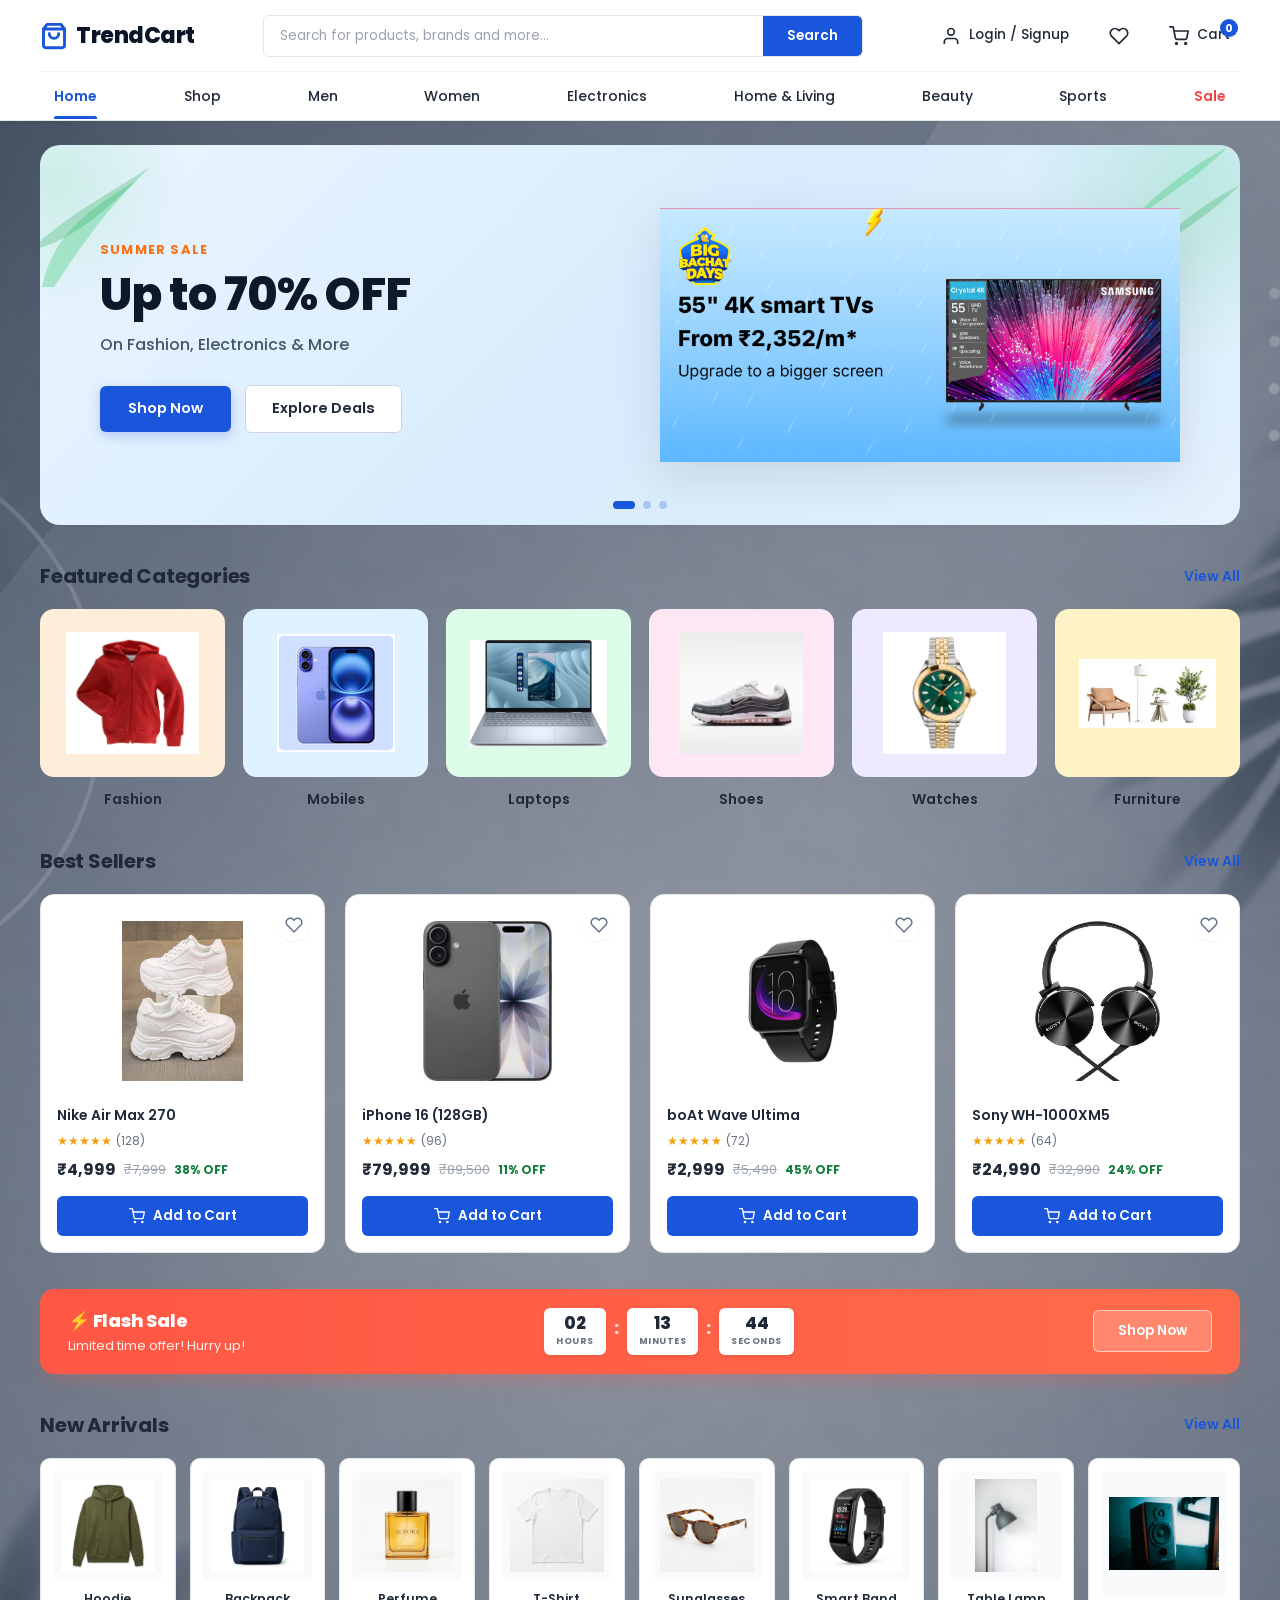
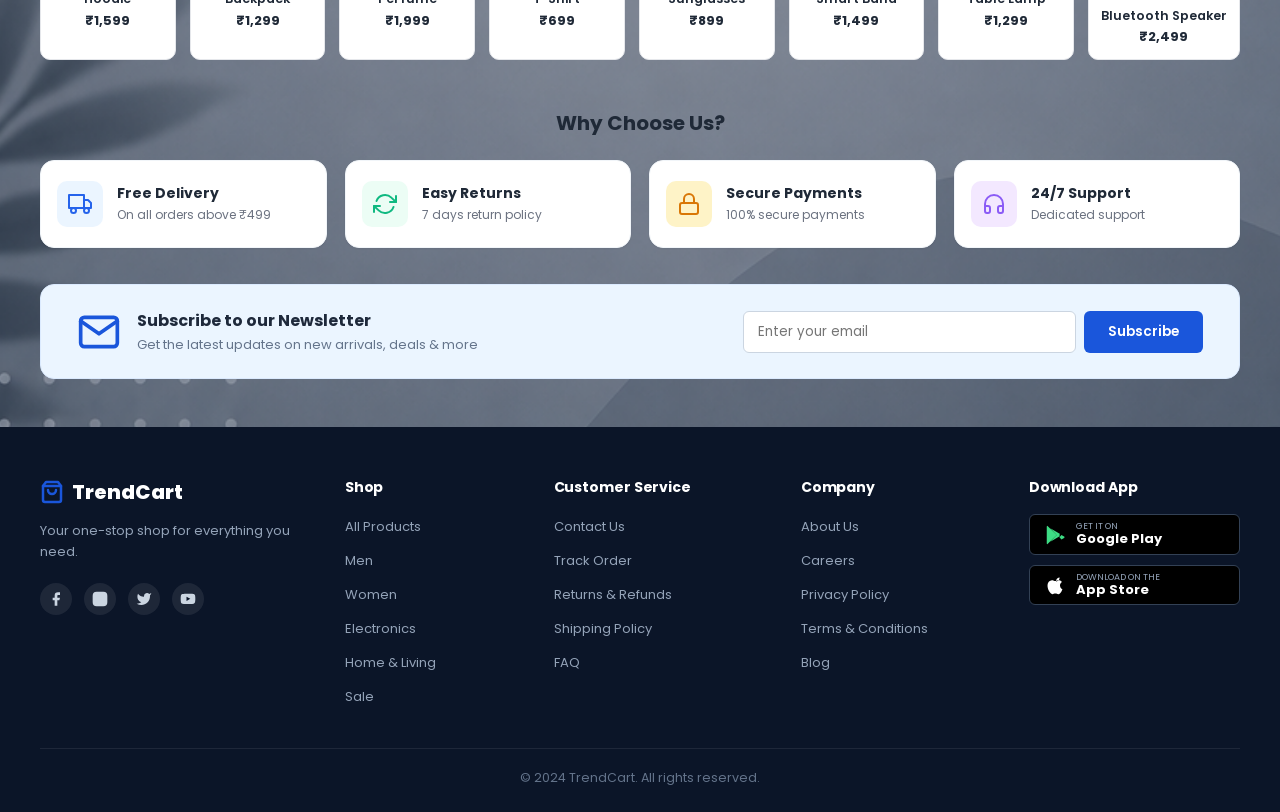
<file: E-commerce/index.html>
<!DOCTYPE html>
<html lang="en">
<head>
    <meta charset="UTF-8">
    <meta name="viewport" content="width=device-width, initial-scale=1.0">
    <title>TrendCart - Premium Online Shopping</title>
    <meta name="description" content="Discover premium fashion, electronics, mobiles, watches, and home essentials with huge discounts up to 70% off at TrendCart.">
    
    <!-- Google Fonts -->
    <link rel="preconnect" href="https://fonts.googleapis.com">
    <link rel="preconnect" href="https://fonts.gstatic.com" crossorigin>
    <link href="https://fonts.googleapis.com/css2?family=Poppins:wght@300;400;500;600;700;800&display=swap" rel="stylesheet">
    
    <!-- Stylesheets -->
    <link rel="stylesheet" href="general.css">
    <link rel="stylesheet" href="header.css">
    <link rel="stylesheet" href="style.css">
</head>
<body>

    <!-- Top Navigation Header -->
    <header class="site-header">
        <div class="container">
            <div class="navbar-top">
                <!-- Logo -->
                <a href="#" class="brand-logo" id="logo">
                    <span class="brand-icon">
                        <svg viewBox="0 0 24 24" fill="none" stroke="currentColor" stroke-width="2.5" stroke-linecap="round" stroke-linejoin="round">
                            <path d="M6 2L3 6v14a2 2 0 0 0 2 2h14a2 2 0 0 0 2-2V6l-3-4z"></path>
                            <line x1="3" y1="6" x2="21" y2="6"></line>
                            <path d="M16 10a4 4 0 0 1-8 0"></path>
                        </svg>
                    </span>
                    <span>TrendCart</span>
                </a>

                <!-- Search Bar -->
                <div class="search-container">
                    <input type="text" class="search-input" id="search-input" placeholder="Search for products, brands and more...">
                    <button class="search-btn" id="search-btn" type="button">Search</button>
                </div>

                <!-- Right Actions -->
                <div class="navbar-actions">
                    <div class="action-item" id="nav-login">
                        <span class="action-icon">
                            <svg viewBox="0 0 24 24" fill="none" stroke="currentColor" stroke-width="2" stroke-linecap="round" stroke-linejoin="round">
                                <path d="M20 21v-2a4 4 0 0 0-4-4H8a4 4 0 0 0-4 4v2"></path>
                                <circle cx="12" cy="7" r="4"></circle>
                            </svg>
                        </span>
                        <span class="action-text">Login / Signup</span>
                    </div>

                    <div class="action-item" id="nav-wishlist" title="Wishlist">
                        <span class="action-icon">
                            <svg viewBox="0 0 24 24" fill="none" stroke="currentColor" stroke-width="2" stroke-linecap="round" stroke-linejoin="round">
                                <path d="M20.84 4.61a5.5 5.5 0 0 0-7.78 0L12 5.67l-1.06-1.06a5.5 5.5 0 0 0-7.78 7.78l1.06 1.06L12 21.23l7.78-7.78 1.06-1.06a5.5 5.5 0 0 0 0-7.78z"></path>
                            </svg>
                        </span>
                    </div>

                    <div class="action-item" id="nav-cart" title="Shopping Cart">
                        <span class="action-icon">
                            <svg viewBox="0 0 24 24" fill="none" stroke="currentColor" stroke-width="2" stroke-linecap="round" stroke-linejoin="round">
                                <circle cx="9" cy="21" r="1"></circle>
                                <circle cx="20" cy="21" r="1"></circle>
                                <path d="M1 1h4l2.68 13.39a2 2 0 0 0 2 1.61h9.72a2 2 0 0 0 2-1.61L23 6H6"></path>
                            </svg>
                        </span>
                        <span class="action-text">Cart</span>
                        <span class="cart-badge" id="cart-count">0</span>
                    </div>
                </div>
            </div>
        </div>

        <!-- Secondary Categories Sub-Nav -->
        <nav class="category-nav">
            <div class="container">
                <ul class="category-list">
                    <li class="category-item active"><a href="#home">Home</a></li>
                    <li class="category-item"><a href="#shop">Shop</a></li>
                    <li class="category-item"><a href="#men">Men</a></li>
                    <li class="category-item"><a href="#women">Women</a></li>
                    <li class="category-item"><a href="#electronics">Electronics</a></li>
                    <li class="category-item"><a href="#home-living">Home & Living</a></li>
                    <li class="category-item"><a href="#beauty">Beauty</a></li>
                    <li class="category-item"><a href="#sports">Sports</a></li>
                    <li class="category-item sale-tab"><a href="#sale">Sale</a></li>
                </ul>
            </div>
        </nav>
    </header>

    <main class="container">
        <!-- 1. Hero / Summer Sale Banner -->
        <section class="hero-section" id="home">
            <div class="hero-banner">
                <!-- Palm leaves decorations -->
                <svg class="palm-leaf-left" viewBox="0 0 100 120" fill="none" xmlns="http://www.w3.org/2000/svg">
                    <path d="M10 110 C20 60, 60 40, 90 20 C60 50, 40 80, 20 110 Z" fill="#22C55E" fill-opacity="0.35"/>
                    <path d="M0 80 C30 50, 70 30, 100 10 C70 40, 40 70, 0 80 Z" fill="#16A34A" fill-opacity="0.3"/>
                </svg>
                <svg class="palm-leaf-right" viewBox="0 0 120 140" fill="none" xmlns="http://www.w3.org/2000/svg">
                    <path d="M110 10 C80 40, 40 60, 10 90 C40 60, 70 30, 110 10 Z" fill="#22C55E" fill-opacity="0.35"/>
                    <path d="M120 40 C90 70, 50 90, 20 120 C50 90, 80 60, 120 40 Z" fill="#16A34A" fill-opacity="0.3"/>
                </svg>

                <div class="hero-content">
                    <span class="hero-tag">SUMMER SALE</span>
                    <h1 class="hero-title">Up to 70% OFF</h1>
                    <p class="hero-subtitle">On Fashion, Electronics & More</p>
                    <div class="hero-actions">
                        <a href="#shop" class="btn-primary">Shop Now</a>
                        <a href="#sale" class="btn-outline">Explore Deals</a>
                    </div>
                </div>

                <div class="hero-image-wrapper">
                    <img src="options/poster.png" alt="Summer Sale Fashion & Electronics" onerror="this.onerror=null; this.src='featured/fashion.jpg';">
                </div>

                <div class="hero-dots">
                    <span class="dot active"></span>
                    <span class="dot"></span>
                    <span class="dot"></span>
                </div>
            </div>
        </section>

        <!-- 2. Featured Categories -->
        <section class="section-container" id="featured-categories">
            <div class="section-header">
                <h2 class="section-title">Featured Categories</h2>
                <a href="#shop" class="view-all-link">View All</a>
            </div>

            <div class="categories-grid">
                <!-- Fashion -->
                <a href="#shop" class="category-card">
                    <div class="category-img-box cat-fashion-bg">
                        <img src="featured/fashion.jpg" alt="Fashion">
                    </div>
                    <span class="category-name">Fashion</span>
                </a>

                <!-- Mobiles -->
                <a href="#shop" class="category-card">
                    <div class="category-img-box cat-mobiles-bg">
                        <img src="options/mobiles.png" alt="Mobiles" onerror="this.onerror=null; this.src='featured/iphone.jpg';">
                    </div>
                    <span class="category-name">Mobiles</span>
                </a>

                <!-- Laptops -->
                <a href="#shop" class="category-card">
                    <div class="category-img-box cat-laptops-bg">
                        <img src="featured/laptop.jpg" alt="Laptops">
                    </div>
                    <span class="category-name">Laptops</span>
                </a>

                <!-- Shoes -->
                <a href="#shop" class="category-card">
                    <div class="category-img-box cat-shoes-bg">
                        <img src="featured/shoes.jpg" alt="Shoes">
                    </div>
                    <span class="category-name">Shoes</span>
                </a>

                <!-- Watches -->
                <a href="#shop" class="category-card">
                    <div class="category-img-box cat-watches-bg">
                        <img src="featured/watches.jpg" alt="Watches">
                    </div>
                    <span class="category-name">Watches</span>
                </a>

                <!-- Furniture -->
                <a href="#shop" class="category-card">
                    <div class="category-img-box cat-furniture-bg">
                        <img src="featured/furniture.jpg" alt="Furniture">
                    </div>
                    <span class="category-name">Furniture</span>
                </a>
            </div>
        </section>

        <!-- 3. Best Sellers -->
        <section class="section-container" id="best-sellers">
            <div class="section-header">
                <h2 class="section-title">Best Sellers</h2>
                <a href="#shop" class="view-all-link">View All</a>
            </div>

            <div class="products-grid">
                <!-- Product 1: Nike Air Max 270 -->
                <div class="product-card">
                    <button class="wishlist-btn" title="Add to wishlist" aria-label="Wishlist">
                        <svg viewBox="0 0 24 24" width="18" height="18" fill="none" stroke="currentColor" stroke-width="2">
                            <path d="M20.84 4.61a5.5 5.5 0 0 0-7.78 0L12 5.67l-1.06-1.06a5.5 5.5 0 0 0-7.78 7.78l1.06 1.06L12 21.23l7.78-7.78 1.06-1.06a5.5 5.5 0 0 0 0-7.78z"></path>
                        </svg>
                    </button>
                    <div class="product-thumb">
                        <img src="options/shoes.jpg" alt="Nike Air Max 270" onerror="this.onerror=null; this.src='featured/shoes.jpg';">
                    </div>
                    <div class="product-info">
                        <h3 class="product-title" title="Nike Air Max 270">Nike Air Max 270</h3>
                        <div class="product-rating">
                            <div class="stars">★★★★★</div>
                            <span class="review-count">(128)</span>
                        </div>
                        <div class="product-pricing">
                            <span class="current-price">₹4,999</span>
                            <span class="original-price">₹7,999</span>
                            <span class="discount-tag">38% OFF</span>
                        </div>
                        <button class="add-to-cart-btn" type="button">
                            <svg viewBox="0 0 24 24" fill="none" stroke="currentColor" stroke-width="2" stroke-linecap="round" stroke-linejoin="round">
                                <circle cx="9" cy="21" r="1"></circle>
                                <circle cx="20" cy="21" r="1"></circle>
                                <path d="M1 1h4l2.68 13.39a2 2 0 0 0 2 1.61h9.72a2 2 0 0 0 2-1.61L23 6H6"></path>
                            </svg>
                            Add to Cart
                        </button>
                    </div>
                </div>

                <!-- Product 2: iPhone 16 (128GB) -->
                <div class="product-card">
                    <button class="wishlist-btn" title="Add to wishlist" aria-label="Wishlist">
                        <svg viewBox="0 0 24 24" width="18" height="18" fill="none" stroke="currentColor" stroke-width="2">
                            <path d="M20.84 4.61a5.5 5.5 0 0 0-7.78 0L12 5.67l-1.06-1.06a5.5 5.5 0 0 0-7.78 7.78l1.06 1.06L12 21.23l7.78-7.78 1.06-1.06a5.5 5.5 0 0 0 0-7.78z"></path>
                        </svg>
                    </button>
                    <div class="product-thumb">
                        <img src="featured/iphone.jpg" alt="iPhone 16 (128GB)">
                    </div>
                    <div class="product-info">
                        <h3 class="product-title" title="iPhone 16 (128GB)">iPhone 16 (128GB)</h3>
                        <div class="product-rating">
                            <div class="stars">★★★★★</div>
                            <span class="review-count">(96)</span>
                        </div>
                        <div class="product-pricing">
                            <span class="current-price">₹79,999</span>
                            <span class="original-price">₹89,500</span>
                            <span class="discount-tag">11% OFF</span>
                        </div>
                        <button class="add-to-cart-btn" type="button">
                            <svg viewBox="0 0 24 24" fill="none" stroke="currentColor" stroke-width="2" stroke-linecap="round" stroke-linejoin="round">
                                <circle cx="9" cy="21" r="1"></circle>
                                <circle cx="20" cy="21" r="1"></circle>
                                <path d="M1 1h4l2.68 13.39a2 2 0 0 0 2 1.61h9.72a2 2 0 0 0 2-1.61L23 6H6"></path>
                            </svg>
                            Add to Cart
                        </button>
                    </div>
                </div>

                <!-- Product 3: boAt Wave Ultima -->
                <div class="product-card">
                    <button class="wishlist-btn" title="Add to wishlist" aria-label="Wishlist">
                        <svg viewBox="0 0 24 24" width="18" height="18" fill="none" stroke="currentColor" stroke-width="2">
                            <path d="M20.84 4.61a5.5 5.5 0 0 0-7.78 0L12 5.67l-1.06-1.06a5.5 5.5 0 0 0-7.78 7.78l1.06 1.06L12 21.23l7.78-7.78 1.06-1.06a5.5 5.5 0 0 0 0-7.78z"></path>
                        </svg>
                    </button>
                    <div class="product-thumb">
                        <img src="featured/boat.png" alt="boAt Wave Ultima">
                    </div>
                    <div class="product-info">
                        <h3 class="product-title" title="boAt Wave Ultima">boAt Wave Ultima</h3>
                        <div class="product-rating">
                            <div class="stars">★★★★★</div>
                            <span class="review-count">(72)</span>
                        </div>
                        <div class="product-pricing">
                            <span class="current-price">₹2,999</span>
                            <span class="original-price">₹5,490</span>
                            <span class="discount-tag">45% OFF</span>
                        </div>
                        <button class="add-to-cart-btn" type="button">
                            <svg viewBox="0 0 24 24" fill="none" stroke="currentColor" stroke-width="2" stroke-linecap="round" stroke-linejoin="round">
                                <circle cx="9" cy="21" r="1"></circle>
                                <circle cx="20" cy="21" r="1"></circle>
                                <path d="M1 1h4l2.68 13.39a2 2 0 0 0 2 1.61h9.72a2 2 0 0 0 2-1.61L23 6H6"></path>
                            </svg>
                            Add to Cart
                        </button>
                    </div>
                </div>

                <!-- Product 4: Sony WH-1000XM5 -->
                <div class="product-card">
                    <button class="wishlist-btn" title="Add to wishlist" aria-label="Wishlist">
                        <svg viewBox="0 0 24 24" width="18" height="18" fill="none" stroke="currentColor" stroke-width="2">
                            <path d="M20.84 4.61a5.5 5.5 0 0 0-7.78 0L12 5.67l-1.06-1.06a5.5 5.5 0 0 0-7.78 7.78l1.06 1.06L12 21.23l7.78-7.78 1.06-1.06a5.5 5.5 0 0 0 0-7.78z"></path>
                        </svg>
                    </button>
                    <div class="product-thumb">
                        <img src="featured/headphones.jpeg" alt="Sony WH-1000XM5">
                    </div>
                    <div class="product-info">
                        <h3 class="product-title" title="Sony WH-1000XM5">Sony WH-1000XM5</h3>
                        <div class="product-rating">
                            <div class="stars">★★★★★</div>
                            <span class="review-count">(64)</span>
                        </div>
                        <div class="product-pricing">
                            <span class="current-price">₹24,990</span>
                            <span class="original-price">₹32,990</span>
                            <span class="discount-tag">24% OFF</span>
                        </div>
                        <button class="add-to-cart-btn" type="button">
                            <svg viewBox="0 0 24 24" fill="none" stroke="currentColor" stroke-width="2" stroke-linecap="round" stroke-linejoin="round">
                                <circle cx="9" cy="21" r="1"></circle>
                                <circle cx="20" cy="21" r="1"></circle>
                                <path d="M1 1h4l2.68 13.39a2 2 0 0 0 2 1.61h9.72a2 2 0 0 0 2-1.61L23 6H6"></path>
                            </svg>
                            Add to Cart
                        </button>
                    </div>
                </div>
            </div>
        </section>

        <!-- 4. Flash Sale Live Banner -->
        <section class="flash-sale-section">
            <div class="flash-sale-banner">
                <div class="flash-left">
                    <div class="flash-title">
                        <span>⚡ Flash Sale</span>
                    </div>
                    <span class="flash-subtitle">Limited time offer! Hurry up!</span>
                </div>

                <div class="flash-timer">
                    <div class="timer-box">
                        <div class="timer-number" id="timer-hours">02</div>
                        <div class="timer-label">HOURS</div>
                    </div>
                    <span class="timer-separator">:</span>
                    <div class="timer-box">
                        <div class="timer-number" id="timer-minutes">13</div>
                        <div class="timer-label">MINUTES</div>
                    </div>
                    <span class="timer-separator">:</span>
                    <div class="timer-box">
                        <div class="timer-number" id="timer-seconds">45</div>
                        <div class="timer-label">SECONDS</div>
                    </div>
                </div>

                <button class="flash-btn" type="button">Shop Now</button>
            </div>
        </section>

        <!-- 5. New Arrivals (8 items) -->
        <section class="section-container" id="new-arrivals">
            <div class="section-header">
                <h2 class="section-title">New Arrivals</h2>
                <a href="#shop" class="view-all-link">View All</a>
            </div>

            <div class="new-arrivals-grid">
                <!-- 1. Hoodie -->
                <div class="mini-product-card">
                    <div class="mini-product-img">
                        <img src="new-arrivals/hoodie.jpg" alt="Hoodie">
                    </div>
                    <span class="mini-product-name">Hoodie</span>
                    <span class="mini-product-price">₹1,599</span>
                </div>

                <!-- 2. Backpack -->
                <div class="mini-product-card">
                    <div class="mini-product-img">
                        <img src="new-arrivals/backpack.jpg" alt="Backpack">
                    </div>
                    <span class="mini-product-name">Backpack</span>
                    <span class="mini-product-price">₹1,299</span>
                </div>

                <!-- 3. Perfume -->
                <div class="mini-product-card">
                    <div class="mini-product-img">
                        <img src="new-arrivals/perfume.jpg" alt="Perfume">
                    </div>
                    <span class="mini-product-name">Perfume</span>
                    <span class="mini-product-price">₹1,999</span>
                </div>

                <!-- 4. T-Shirt -->
                <div class="mini-product-card">
                    <div class="mini-product-img">
                        <img src="new-arrivals/tshirt.jpg" alt="T-Shirt">
                    </div>
                    <span class="mini-product-name">T-Shirt</span>
                    <span class="mini-product-price">₹699</span>
                </div>

                <!-- 5. Sunglasses -->
                <div class="mini-product-card">
                    <div class="mini-product-img">
                        <img src="new-arrivals/sunglasses.jpg" alt="Sunglasses">
                    </div>
                    <span class="mini-product-name">Sunglasses</span>
                    <span class="mini-product-price">₹899</span>
                </div>

                <!-- 6. Smart Band -->
                <div class="mini-product-card">
                    <div class="mini-product-img">
                        <img src="new-arrivals/smartband.jpg" alt="Smart Band">
                    </div>
                    <span class="mini-product-name">Smart Band</span>
                    <span class="mini-product-price">₹1,499</span>
                </div>

                <!-- 7. Table Lamp -->
                <div class="mini-product-card">
                    <div class="mini-product-img">
                        <img src="new-arrivals/tablelamp.jpg" alt="Table Lamp">
                    </div>
                    <span class="mini-product-name">Table Lamp</span>
                    <span class="mini-product-price">₹1,299</span>
                </div>

                <!-- 8. Bluetooth Speaker -->
                <div class="mini-product-card">
                    <div class="mini-product-img">
                        <img src="new-arrivals/speaker.jpg" alt="Bluetooth Speaker">
                    </div>
                    <span class="mini-product-name">Bluetooth Speaker</span>
                    <span class="mini-product-price">₹2,499</span>
                </div>
            </div>
        </section>

        <!-- 6. Why Choose Us? -->
        <section class="features-section">
            <h2 class="features-title">Why Choose Us?</h2>
            <div class="features-grid">
                <!-- Free Delivery -->
                <div class="feature-card">
                    <div class="feature-icon-wrapper icon-delivery">
                        <svg viewBox="0 0 24 24" fill="none" stroke="currentColor" stroke-width="2" stroke-linecap="round" stroke-linejoin="round">
                            <rect x="1" y="3" width="15" height="13"></rect>
                            <polygon points="16 8 20 8 23 11 23 16 16 16 16 8"></polygon>
                            <circle cx="5.5" cy="18.5" r="2.5"></circle>
                            <circle cx="18.5" cy="18.5" r="2.5"></circle>
                        </svg>
                    </div>
                    <div class="feature-info">
                        <h4>Free Delivery</h4>
                        <p>On all orders above ₹499</p>
                    </div>
                </div>

                <!-- Easy Returns -->
                <div class="feature-card">
                    <div class="feature-icon-wrapper icon-returns">
                        <svg viewBox="0 0 24 24" fill="none" stroke="currentColor" stroke-width="2" stroke-linecap="round" stroke-linejoin="round">
                            <polyline points="23 4 23 10 17 10"></polyline>
                            <polyline points="1 20 1 14 7 14"></polyline>
                            <path d="M3.51 9a9 9 0 0 1 14.85-3.36L23 10M1 14l4.64 4.36A9 9 0 0 0 20.49 15"></path>
                        </svg>
                    </div>
                    <div class="feature-info">
                        <h4>Easy Returns</h4>
                        <p>7 days return policy</p>
                    </div>
                </div>

                <!-- Secure Payments -->
                <div class="feature-card">
                    <div class="feature-icon-wrapper icon-secure">
                        <svg viewBox="0 0 24 24" fill="none" stroke="currentColor" stroke-width="2" stroke-linecap="round" stroke-linejoin="round">
                            <rect x="3" y="11" width="18" height="11" rx="2" ry="2"></rect>
                            <path d="M7 11V7a5 5 0 0 1 10 0v4"></path>
                        </svg>
                    </div>
                    <div class="feature-info">
                        <h4>Secure Payments</h4>
                        <p>100% secure payments</p>
                    </div>
                </div>

                <!-- 24/7 Support -->
                <div class="feature-card">
                    <div class="feature-icon-wrapper icon-support">
                        <svg viewBox="0 0 24 24" fill="none" stroke="currentColor" stroke-width="2" stroke-linecap="round" stroke-linejoin="round">
                            <path d="M3 18v-6a9 9 0 0 1 18 0v6"></path>
                            <path d="M21 19a2 2 0 0 1-2 2h-1a2 2 0 0 1-2-2v-3a2 2 0 0 1 2-2h3zM3 19a2 2 0 0 0 2 2h1a2 2 0 0 0 2-2v-3a2 2 0 0 0-2-2H3z"></path>
                        </svg>
                    </div>
                    <div class="feature-info">
                        <h4>24/7 Support</h4>
                        <p>Dedicated support</p>
                    </div>
                </div>
            </div>
        </section>

        <!-- 7. Newsletter Subscription -->
        <section class="newsletter-section">
            <div class="newsletter-box">
                <div class="newsletter-left">
                    <div class="newsletter-icon">
                        <svg viewBox="0 0 24 24" fill="none" stroke="currentColor" stroke-width="2" stroke-linecap="round" stroke-linejoin="round">
                            <path d="M4 4h16c1.1 0 2 .9 2 2v12c0 1.1-.9 2-2 2H4c-1.1 0-2-.9-2-2V6c0-1.1.9-2 2-2z"></path>
                            <polyline points="22,6 12,13 2,6"></polyline>
                        </svg>
                    </div>
                    <div class="newsletter-text">
                        <h3>Subscribe to our Newsletter</h3>
                        <p>Get the latest updates on new arrivals, deals & more</p>
                    </div>
                </div>

                <form class="newsletter-form" id="newsletter-form">
                    <input type="email" class="newsletter-input" placeholder="Enter your email" required>
                    <button type="submit" class="newsletter-btn">Subscribe</button>
                </form>
            </div>
        </section>
    </main>

    <!-- 8. Footer (Dark Navy) -->
    <footer class="site-footer">
        <div class="container">
            <div class="footer-grid">
                <!-- Column 1: Brand & Tagline -->
                <div class="footer-col">
                    <div class="footer-brand">
                        <svg viewBox="0 0 24 24" fill="none" stroke="currentColor" stroke-width="2.5" stroke-linecap="round" stroke-linejoin="round">
                            <path d="M6 2L3 6v14a2 2 0 0 0 2 2h14a2 2 0 0 0 2-2V6l-3-4z"></path>
                            <line x1="3" y1="6" x2="21" y2="6"></line>
                            <path d="M16 10a4 4 0 0 1-8 0"></path>
                        </svg>
                        <span>TrendCart</span>
                    </div>
                    <p class="footer-desc">Your one-stop shop for everything you need.</p>
                    <div class="social-links">
                        <a href="#" class="social-icon" aria-label="Facebook">
                            <svg viewBox="0 0 24 24"><path d="M18 2h-3a5 5 0 0 0-5 5v3H7v4h3v8h4v-8h3l1-4h-4V7a1 1 0 0 1 1-1h3z"></path></svg>
                        </a>
                        <a href="#" class="social-icon" aria-label="Instagram">
                            <svg viewBox="0 0 24 24" fill="none" stroke="currentColor" stroke-width="2"><rect x="2" y="2" width="20" height="20" rx="5" ry="5"></rect><path d="M16 11.37A4 4 0 1 1 12.63 8 4 4 0 0 1 16 11.37z"></path><line x1="17.5" y1="6.5" x2="17.51" y2="6.5"></line></svg>
                        </a>
                        <a href="#" class="social-icon" aria-label="Twitter">
                            <svg viewBox="0 0 24 24"><path d="M23 3a10.9 10.9 0 0 1-3.14 1.53 4.48 4.48 0 0 0-7.86 3v1A10.66 10.66 0 0 1 3 4s-4 9 5 13a11.64 11.64 0 0 1-7 2c9 5 20 0 20-11.5a4.5 4.5 0 0 0-.08-.83A7.72 7.72 0 0 0 23 3z"></path></svg>
                        </a>
                        <a href="#" class="social-icon" aria-label="YouTube">
                            <svg viewBox="0 0 24 24"><path d="M22.54 6.42a2.78 2.78 0 0 0-1.94-2C18.88 4 12 4 12 4s-6.88 0-8.6.46a2.78 2.78 0 0 0-1.94 2A29 29 0 0 0 1 11.75a29 29 0 0 0 .46 5.33A2.78 2.78 0 0 0 3.4 19c1.72.46 8.6.46 8.6.46s6.88 0 8.6-.46a2.78 2.78 0 0 0 1.94-2 29 29 0 0 0 .46-5.25 29 29 0 0 0-.46-5.33z"></path><polygon points="9.75 15.02 15.5 11.75 9.75 8.48 9.75 15.02" fill="#0B1528"></polygon></svg>
                        </a>
                    </div>
                </div>

                <!-- Column 2: Shop -->
                <div class="footer-col">
                    <h4 class="footer-heading">Shop</h4>
                    <ul class="footer-links">
                        <li><a href="#shop">All Products</a></li>
                        <li><a href="#men">Men</a></li>
                        <li><a href="#women">Women</a></li>
                        <li><a href="#electronics">Electronics</a></li>
                        <li><a href="#home-living">Home & Living</a></li>
                        <li><a href="#sale">Sale</a></li>
                    </ul>
                </div>

                <!-- Column 3: Customer Service -->
                <div class="footer-col">
                    <h4 class="footer-heading">Customer Service</h4>
                    <ul class="footer-links">
                        <li><a href="#">Contact Us</a></li>
                        <li><a href="#">Track Order</a></li>
                        <li><a href="#">Returns & Refunds</a></li>
                        <li><a href="#">Shipping Policy</a></li>
                        <li><a href="#">FAQ</a></li>
                    </ul>
                </div>

                <!-- Column 4: Company -->
                <div class="footer-col">
                    <h4 class="footer-heading">Company</h4>
                    <ul class="footer-links">
                        <li><a href="#">About Us</a></li>
                        <li><a href="#">Careers</a></li>
                        <li><a href="#">Privacy Policy</a></li>
                        <li><a href="#">Terms & Conditions</a></li>
                        <li><a href="#">Blog</a></li>
                    </ul>
                </div>

                <!-- Column 5: Download App -->
                <div class="footer-col">
                    <h4 class="footer-heading">Download App</h4>
                    <div class="app-badges">
                        <!-- Google Play -->
                        <a href="#" class="app-btn">
                            <span class="app-btn-icon">
                                <svg viewBox="0 0 24 24" fill="#3DDC84">
                                    <path d="M3.609 1.814L13.792 12 3.61 22.186a1.996 1.996 0 0 1-.61-.914V2.728c0-.348.213-.67.609-.914zM15.207 13.414l2.42-2.42-10.82-6.25 8.4 8.67zm0-2.828L6.807 19.256l10.82-6.25-2.42-2.42zm3.834 1.414l2.84 1.64c.734.424.734 1.116 0 1.54l-2.84 1.64-2.126-2.41 2.126-2.41z"/>
                                </svg>
                            </span>
                            <div class="app-btn-text">
                                <span class="app-btn-sub">GET IT ON</span>
                                <span class="app-btn-main">Google Play</span>
                            </div>
                        </a>

                        <!-- App Store -->
                        <a href="#" class="app-btn">
                            <span class="app-btn-icon">
                                <svg viewBox="0 0 24 24" fill="#FFFFFF">
                                    <path d="M18.71 19.5c-.83 1.24-1.71 2.45-3.05 2.47-1.34.03-1.77-.79-3.29-.79-1.53 0-2 .77-3.27.82-1.31.05-2.3-1.32-3.14-2.53C4.25 17 2.94 12.45 4.7 9.39c.87-1.52 2.43-2.48 4.12-2.51 1.28-.02 2.5.87 3.29.87.78 0 2.26-1.07 3.81-.91.65.03 2.47.26 3.64 1.98-.09.06-2.17 1.28-2.15 3.81.03 3.02 2.65 4.03 2.68 4.04-.03.07-.42 1.44-1.38 2.83M15.97 6.85c.66-.8 1.11-1.92.99-3.04-.96.04-2.12.64-2.8 1.44-.6.69-1.12 1.83-.98 2.92 1.07.08 2.15-.54 2.79-1.32z"/>
                                </svg>
                            </span>
                            <div class="app-btn-text">
                                <span class="app-btn-sub">Download on the</span>
                                <span class="app-btn-main">App Store</span>
                            </div>
                        </a>
                    </div>
                </div>
            </div>

            <!-- Footer Bottom -->
            <div class="footer-bottom">
                <p>© 2024 TrendCart. All rights reserved.</p>
            </div>
        </div>
    </footer>

    <!-- Toast Notifications Container -->
    <div class="toast-container"></div>

    <!-- JavaScript -->
    <script src="script.js"></script>
</body>
</html>
</file>
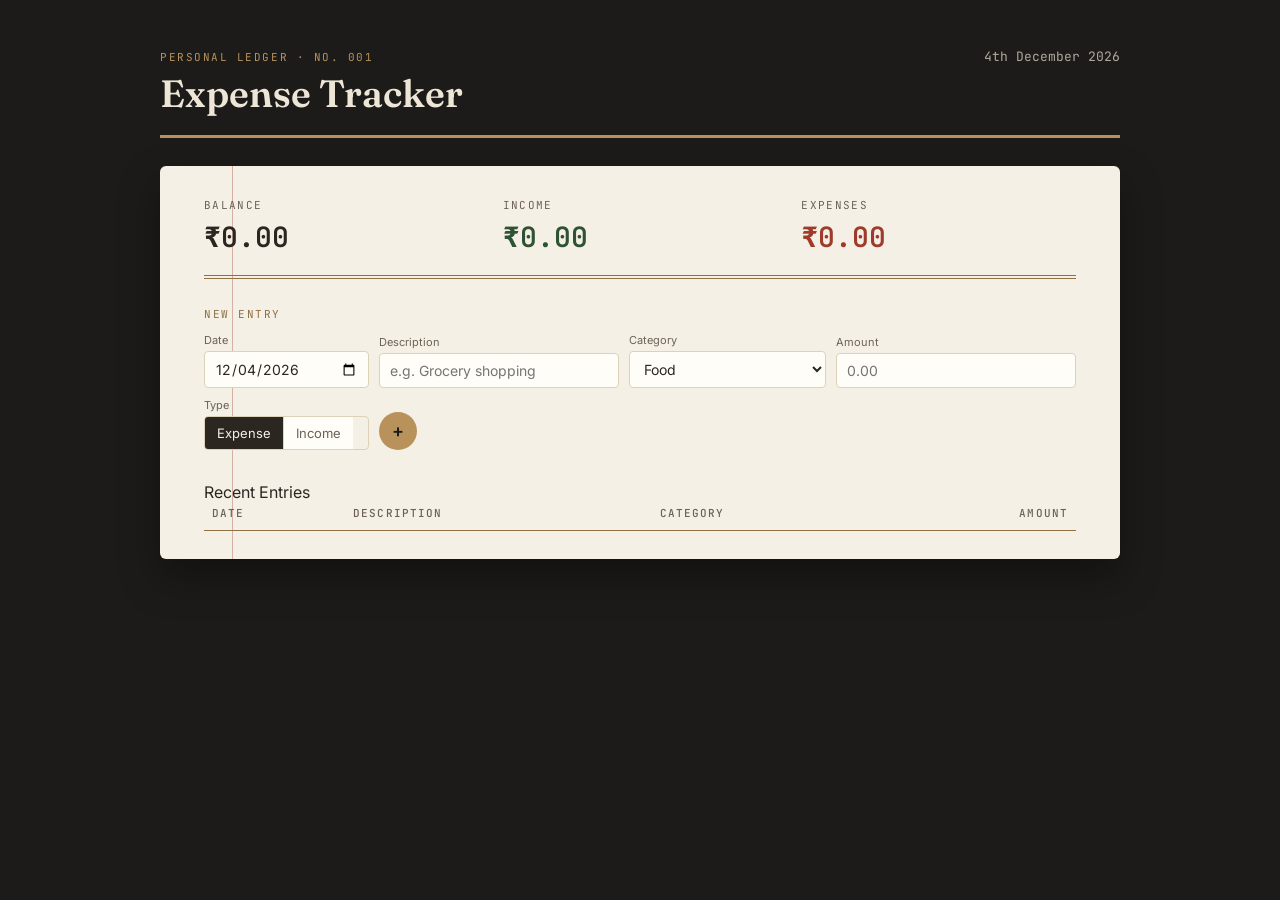
<file: Expense tracker/index.html>
<!DOCTYPE html>
<html lang="en">
<head>
<meta charset="UTF-8">
<meta name="viewport" content="width=device-width, initial-scale=1.0">
<title>Expense Tracker</title>
<meta name="description" content="Personal Expense Tracker — frontend">

<link rel="preconnect" href="https://fonts.googleapis.com">
<link rel="preconnect" href="https://fonts.gstatic.com" crossorigin>
<link href="https://fonts.googleapis.com/css2?family=Fraunces:opsz,wght@9..144,500;9..144,600;9..144,700&family=Inter:wght@400;500;600&family=JetBrains+Mono:wght@400;500;600&display=swap" rel="stylesheet">
<link rel="stylesheet" href="style.css">

</head>
<body>

<div class="app">

  <header class="app-header">
    <div>
      <span class="eyebrow">Personal Ledger &middot; No. 001</span>
      <h1>Expense Tracker</h1>
    </div>
    <span class="date">Saturday, 1 August 2026</span>
  </header>

  <main class="ledger-sheet">

    <!-- SUMMARY -->
    <section class="summary-row" aria-label="Summary">
      <div class="stat">
        <span class="label">Balance</span>
        <span class="value balance">&#8377;0.0</span>
      </div>
      <div class="stat">
        <span class="label">Income</span>
        <span class="value credit">&#8377;0.00</span>
      </div>
      <div class="stat">
        <span class="label">Expenses</span>
        <span class="value debit">&#8377;0.00</span>
      </div>
    </section>

    <!-- NEW ENTRY -->
    <!--
      Not wired up yet — this is markup + styling only.
      When you're ready: add a <script> that listens for
      "submit", reads FormData, and either (a) pushes a new
      row into the table client-side, or (b) POSTs to your
      Spring Boot API and re-renders from the response.
    -->
    <form class="new-entry" onsubmit="return false;">
      <span class="section-title">New Entry</span>
      <div class="entry-row">
        <div class="field">
          <label for="entry-date">Date</label>
          <input type="date" id="entry-date" name="date" required>
        </div>
        <div class="field">
          <label for="entry-desc">Description</label>
          <input type="text" id="entry-desc" name="description" placeholder="e.g. Grocery shopping" required>
        </div>
        <div class="field">
          <label for="entry-category">Category</label>
          <select id="entry-category" name="category">
            <option>Food</option>
            <option>Transport</option>
            <option>Bills</option>
            <option>Subscriptions</option>
            <option>Entertainment</option>
            <option>Shopping</option>
            <option>Health</option>
            <option>Income</option>
            <option>Other</option>
          </select>
        </div>
        <div class="field">
          <label for="entry-amount">Amount</label>
          <input type="number" id="entry-amount" name="amount" min="0" step="0.01" placeholder="0.00" required>
        </div>
        <div class="field">
          <label id="type-label">Type</label>
          <div class="type-toggle" role="radiogroup" aria-labelledby="type-label">
            <input type="radio" id="type-expense" name="type" value="expense" checked>
            <label for="type-expense">Expense</label>
            <input type="radio" id="type-income" name="type" value="income">
            <label for="type-income">Income</label>
          </div>
        </div>
        <button type="submit" class="add-btn" aria-label="Add entry">+</button>
      </div>
    </form>

    <!-- TRANSACTIONS -->
    <section class="transactions" aria-label="Transactions">
      <span class="section-title">Recent Entries</span>
      <table>
        <thead>
          <tr>
            <th>Date</th>
            <th>Description</th>
            <th>Category</th>
            <th class="num">Amount</th>
          </tr>
        </thead>
        <tbody id="entries-list">
          
        </tbody>
      </table>
    </section>

  </main>

</div>
<script src="script.js"></script>

</body>
</html>
</file>
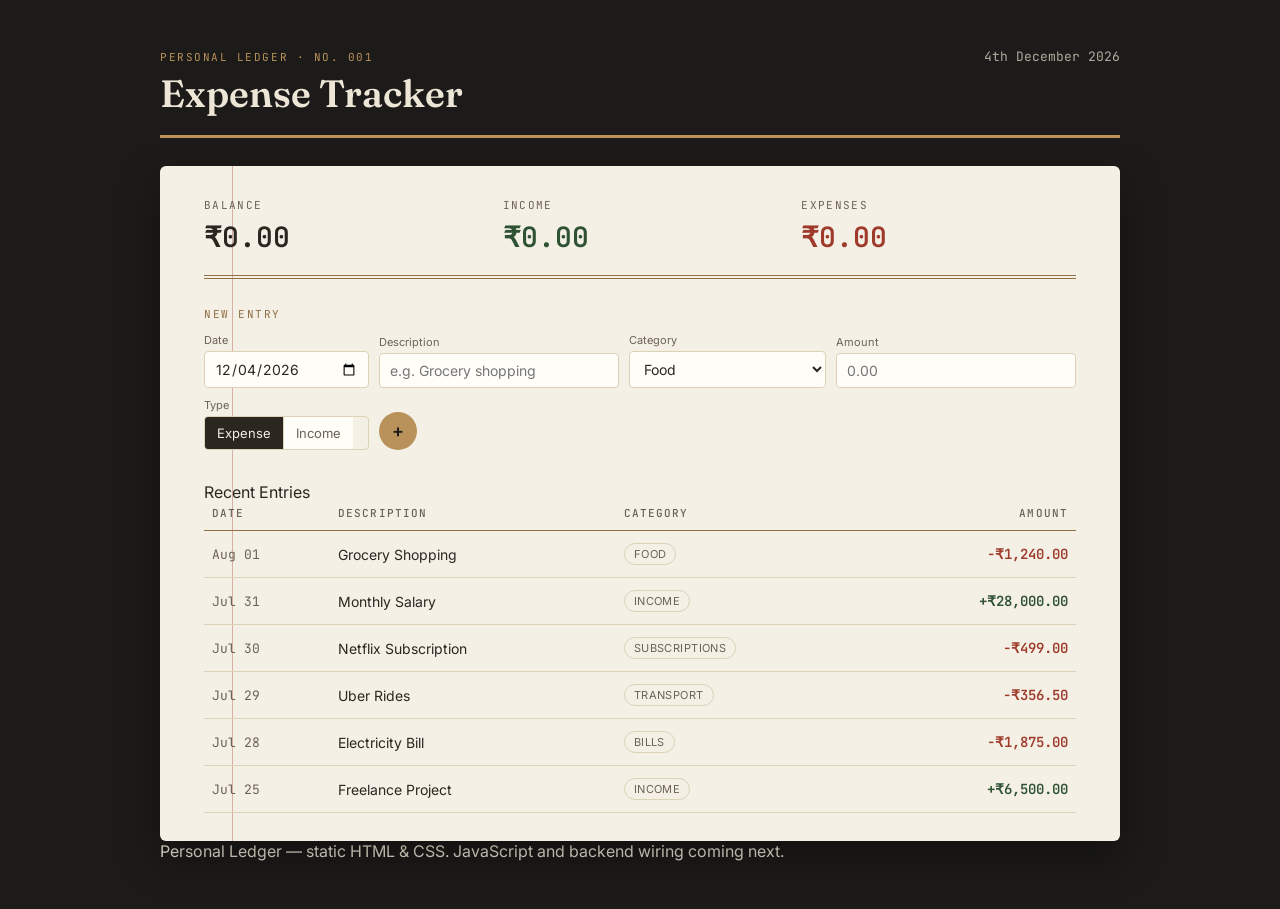
<file: Expense tracker/index_1.html>
<!DOCTYPE html>
<html lang="en">
<head>
<meta charset="UTF-8">
<meta name="viewport" content="width=device-width, initial-scale=1.0">
<title>Expense Tracker</title>
<meta name="description" content="Personal Expense Tracker — frontend">

<link rel="preconnect" href="https://fonts.googleapis.com">
<link rel="preconnect" href="https://fonts.gstatic.com" crossorigin>
<link href="https://fonts.googleapis.com/css2?family=Fraunces:opsz,wght@9..144,500;9..144,600;9..144,700&family=Inter:wght@400;500;600&family=JetBrains+Mono:wght@400;500;600&display=swap" rel="stylesheet">
<link rel="stylesheet" href="style.css">

</head>
<body>

<div class="app">

  <header class="app-header">
    <div>
      <span class="eyebrow">Personal Ledger &middot; No. 001</span>
      <h1>Expense Tracker</h1>
    </div>
    <span class="date">Saturday, 1 August 2026</span>
  </header>

  <main class="ledger-sheet">

    <!-- SUMMARY -->
    <section class="summary-row" aria-label="Summary">
      <div class="stat">
        <span class="label">Balance</span>
        <span class="value balance">&#8377;30,529.50</span>
      </div>
      <div class="stat">
        <span class="label">Income</span>
        <span class="value credit">&#8377;34,500.00</span>
      </div>
      <div class="stat">
        <span class="label">Expenses</span>
        <span class="value debit">&#8377;3,970.50</span>
      </div>
    </section>

    <!-- NEW ENTRY -->
    <!--
      Not wired up yet — this is markup + styling only.
      When you're ready: add a <script> that listens for
      "submit", reads FormData, and either (a) pushes a new
      row into the table client-side, or (b) POSTs to your
      Spring Boot API and re-renders from the response.
    -->
    <form class="new-entry" onsubmit="return false;">
      <span class="section-title">New Entry</span>
      <div class="entry-row">
        <div class="field">
          <label for="entry-date">Date</label>
          <input type="date" id="entry-date" name="date" required>
        </div>
        <div class="field">
          <label for="entry-desc">Description</label>
          <input type="text" id="entry-desc" name="description" placeholder="e.g. Grocery shopping" required>
        </div>
        <div class="field">
          <label for="entry-category">Category</label>
          <select id="entry-category" name="category">
            <option>Food</option>
            <option>Transport</option>
            <option>Bills</option>
            <option>Subscriptions</option>
            <option>Entertainment</option>
            <option>Shopping</option>
            <option>Health</option>
            <option>Income</option>
            <option>Other</option>
          </select>
        </div>
        <div class="field">
          <label for="entry-amount">Amount</label>
          <input type="number" id="entry-amount" name="amount" min="0" step="0.01" placeholder="0.00" required>
        </div>
        <div class="field">
          <label id="type-label">Type</label>
          <div class="type-toggle" role="radiogroup" aria-labelledby="type-label">
            <input type="radio" id="type-expense" name="type" value="expense" checked>
            <label for="type-expense">Expense</label>
            <input type="radio" id="type-income" name="type" value="income">
            <label for="type-income">Income</label>
          </div>
        </div>
        <button type="submit" class="add-btn" aria-label="Add entry">+</button>
      </div>
    </form>

    <!-- TRANSACTIONS -->
    <section class="transactions" aria-label="Transactions">
      <span class="section-title">Recent Entries</span>
      <table>
        <thead>
          <tr>
            <th>Date</th>
            <th>Description</th>
            <th>Category</th>
            <th class="num">Amount</th>
          </tr>
        </thead>
        <tbody id="entries-list">
          <tr>
            <td class="date">Aug 01</td>
            <td>Grocery Shopping</td>
            <td><span class="tag">Food</span></td>
            <td class="amount debit">&minus;&#8377;1,240.00</td>
          </tr>
          <tr>
            <td class="date">Jul 31</td>
            <td>Monthly Salary</td>
            <td><span class="tag">Income</span></td>
            <td class="amount credit">+&#8377;28,000.00</td>
          </tr>
          <tr>
            <td class="date">Jul 30</td>
            <td>Netflix Subscription</td>
            <td><span class="tag">Subscriptions</span></td>
            <td class="amount debit">&minus;&#8377;499.00</td>
          </tr>
          <tr>
            <td class="date">Jul 29</td>
            <td>Uber Rides</td>
            <td><span class="tag">Transport</span></td>
            <td class="amount debit">&minus;&#8377;356.50</td>
          </tr>
          <tr>
            <td class="date">Jul 28</td>
            <td>Electricity Bill</td>
            <td><span class="tag">Bills</span></td>
            <td class="amount debit">&minus;&#8377;1,875.00</td>
          </tr>
          <tr>
            <td class="date">Jul 25</td>
            <td>Freelance Project</td>
            <td><span class="tag">Income</span></td>
            <td class="amount credit">+&#8377;6,500.00</td>
          </tr>
        </tbody>
      </table>
    </section>

  </main>

  <footer class="app-footer">
    Personal Ledger &mdash; static HTML &amp; CSS. JavaScript and backend wiring coming next.
  </footer>

</div>
<script src="script.js"></script>

</body>
</html>
</file>
<file: E-commerce/general.css>
@import url('https://fonts.googleapis.com/css2?family=Poppins:ital,wght@0,300;0,400;0,500;0,600;0,700;0,800;1,400&display=swap');

:root {
    /* Colors */
    --primary-blue: #1A56DB;
    --primary-blue-hover: #1646B5;
    --primary-blue-light: #EBF5FF;
    --navy-dark: #0B1528;
    --navy-card: #111E38;
    --navy-light: #1E293B;
    
    --text-main: #1F2937;
    --text-muted: #6B7280;
    --text-light: #9CA3AF;
    --border-color: #E5E7EB;
    --border-light: #F3F4F6;
    --bg-page: #FFFFFF;
    --bg-surface: #F8FAFC;
    
    /* Category tint backgrounds */
    --cat-fashion: #FDEED9;
    --cat-mobiles: #E0F2FE;
    --cat-laptops: #DCFCE7;
    --cat-shoes: #FCE7F3;
    --cat-watches: #EDE9FE;
    --cat-furniture: #FEF3C7;
    
    /* Status & Highlights */
    --sale-red: #EF4444;
    --sale-gradient: linear-gradient(90deg, #FF5745 0%, #FF6B4A 100%);
    --discount-green: #15803D;
    --star-gold: #F59E0B;
    
    /* Shadows */
    --shadow-sm: 0 1px 2px 0 rgba(0, 0, 0, 0.05);
    --shadow-md: 0 4px 6px -1px rgba(0, 0, 0, 0.07), 0 2px 4px -2px rgba(0, 0, 0, 0.05);
    --shadow-lg: 0 10px 15px -3px rgba(0, 0, 0, 0.08), 0 4px 6px -4px rgba(0, 0, 0, 0.04);
    --shadow-hover: 0 12px 24px -4px rgba(0, 0, 0, 0.12);
    
    /* Border Radius */
    --radius-sm: 6px;
    --radius-md: 10px;
    --radius-lg: 14px;
    --radius-xl: 20px;
    --radius-full: 9999px;
    
    /* Transitions */
    --transition: all 0.25s cubic-bezier(0.4, 0, 0.2, 1);
}

*, *::before, *::after {
    box-sizing: border-box;
    margin: 0;
    padding: 0;
}

body {
    font-family: 'Poppins', -apple-system, BlinkMacSystemFont, "Segoe UI", Roboto, sans-serif;
    color: var(--text-main);
    background-color: var(--bg-page);
    line-height: 1.5;
    -webkit-font-smoothing: antialiased;
    -moz-osx-font-smoothing: grayscale;
    overflow-x: hidden;
    background-image: url('icon/trend_cart_bg2.jpg');
    background-repeat: no-repeat;
    background-position: center;
    background-size: cover;
}

a {
    color: inherit;
    text-decoration: none;
}

button {
    font-family: inherit;
    cursor: pointer;
    border: none;
    outline: none;
    background: none;
}

input, button, select, textarea {
    font-family: inherit;
}

img {
    max-width: 100%;
    height: auto;
    display: block;
}

.container {
    max-width: 1240px;
    margin: 0 auto;
    padding: 0 20px;
}

/* Common Section Header */
.section-header {
    display: flex;
    justify-content: space-between;
    align-items: center;
    margin-bottom: 18px;
    margin-top: 36px;
}

.section-title {
    font-size: 20px;
    font-weight: 700;
    color: var(--text-main);
    letter-spacing: -0.2px;
}

.view-all-link {
    font-size: 14px;
    font-weight: 600;
    color: var(--primary-blue);
    transition: var(--transition);
}

.view-all-link:hover {
    color: var(--primary-blue-hover);
    text-decoration: underline;
}

/* Toast Notification */
.toast-container {
    position: fixed;
    bottom: 24px;
    right: 24px;
    z-index: 9999;
    display: flex;
    flex-direction: column;
    gap: 10px;
    pointer-events: none;
}

.toast {
    background-color: var(--navy-dark);
    color: #FFFFFF;
    padding: 12px 20px;
    border-radius: var(--radius-md);
    box-shadow: var(--shadow-lg);
    display: flex;
    align-items: center;
    gap: 12px;
    font-size: 14px;
    font-weight: 500;
    transform: translateY(100px);
    opacity: 0;
    transition: all 0.3s cubic-bezier(0.34, 1.56, 0.64, 1);
    pointer-events: auto;
}

.toast.show {
    transform: translateY(0);
    opacity: 1;
}

.toast-icon {
    font-size: 18px;
}
</file>
<file: E-commerce/header.css>
/* Header & Navigation Styles */

.site-header {
    background-color: #FFFFFF;
    position: sticky;
    top: 0;
    z-index: 1000;
    box-shadow: 0 1px 3px 0 rgba(0, 0, 0, 0.05);
}

/* Main Top Bar */
.navbar-top {
    display: flex;
    align-items: center;
    justify-content: space-between;
    height: 72px;
    gap: 24px;
    border-bottom: 1px solid #F1F5F9;
}

/* Brand Logo */
.brand-logo {
    display: flex;
    align-items: center;
    gap: 8px;
    font-size: 22px;
    font-weight: 800;
    color: var(--navy-dark);
    letter-spacing: -0.5px;
    user-select: none;
    text-decoration: none;
    flex-shrink: 0;
}

.brand-icon {
    width: 28px;
    height: 28px;
    color: var(--primary-blue);
    display: flex;
    align-items: center;
    justify-content: center;
}

/* Search Bar */
.search-container {
    flex: 1;
    max-width: 600px;
    display: flex;
    align-items: center;
    position: relative;
    border: 1px solid #E2E8F0;
    border-radius: var(--radius-sm);
    background-color: #FFFFFF;
    transition: var(--transition);
    overflow: hidden;
}

.search-container:focus-within {
    border-color: var(--primary-blue);
    box-shadow: 0 0 0 3px rgba(26, 86, 219, 0.15);
}

.search-input {
    flex: 1;
    height: 40px;
    padding: 0 16px;
    border: none;
    outline: none;
    font-size: 13.5px;
    color: var(--text-main);
    background: transparent;
}

.search-input::placeholder {
    color: #9CA3AF;
    font-weight: 400;
}

.search-btn {
    height: 40px;
    padding: 0 24px;
    background-color: var(--primary-blue);
    color: #FFFFFF;
    font-size: 13.5px;
    font-weight: 600;
    display: flex;
    align-items: center;
    justify-content: center;
    transition: var(--transition);
    border-radius: 0;
}

.search-btn:hover {
    background-color: var(--primary-blue-hover);
}

/* Right Nav Utilities */
.navbar-actions {
    display: flex;
    align-items: center;
    gap: 20px;
    flex-shrink: 0;
}

.action-item {
    display: flex;
    align-items: center;
    gap: 8px;
    font-size: 13.5px;
    font-weight: 500;
    color: var(--text-main);
    cursor: pointer;
    padding: 6px 10px;
    border-radius: var(--radius-sm);
    transition: var(--transition);
    user-select: none;
    position: relative;
}

.action-item:hover {
    color: var(--primary-blue);
    background-color: #F8FAFC;
}

.action-icon {
    width: 20px;
    height: 20px;
    display: flex;
    align-items: center;
    justify-content: center;
}

.action-icon svg {
    width: 100%;
    height: 100%;
    stroke: currentColor;
}

.cart-badge {
    position: absolute;
    top: 0;
    right: 2px;
    background-color: var(--primary-blue);
    color: #FFFFFF;
    font-size: 11px;
    font-weight: 700;
    min-width: 18px;
    height: 18px;
    border-radius: var(--radius-full);
    display: flex;
    align-items: center;
    justify-content: center;
    padding: 0 4px;
    box-shadow: 0 1px 2px rgba(0, 0, 0, 0.1);
}

/* Secondary Category Sub-Nav */
.category-nav {
    border-bottom: 1px solid var(--border-color);
    background-color: #FFFFFF;
}

.category-list {
    display: flex;
    align-items: center;
    justify-content: space-between;
    list-style: none;
    height: 48px;
    padding: 0;
    margin: 0;
    overflow-x: auto;
    scrollbar-width: none; /* Firefox */
}

.category-list::-webkit-scrollbar {
    display: none; /* Chrome/Safari */
}

.category-item a {
    display: block;
    font-size: 14px;
    font-weight: 500;
    color: var(--text-main);
    padding: 12px 14px;
    position: relative;
    white-space: nowrap;
    transition: var(--transition);
}

.category-item a:hover {
    color: var(--primary-blue);
}

.category-item.active a {
    color: var(--primary-blue);
    font-weight: 600;
}

.category-item.active a::after {
    content: '';
    position: absolute;
    bottom: 0;
    left: 14px;
    right: 14px;
    height: 2.5px;
    background-color: var(--primary-blue);
    border-radius: 2px 2px 0 0;
}

.category-item.sale-tab a {
    color: var(--sale-red);
    font-weight: 600;
}

.category-item.sale-tab a:hover {
    color: #DC2626;
}

/* Mobile Toggle */
.mobile-menu-btn {
    display: none;
    font-size: 22px;
    color: var(--text-main);
    cursor: pointer;
}

@media (max-width: 900px) {
    .navbar-top {
        gap: 14px;
    }
    
    .search-container {
        max-width: none;
    }
    
    .action-text {
        display: none;
    }
    
    .category-list {
        justify-content: flex-start;
        gap: 8px;
    }
}

@media (max-width: 640px) {
    .navbar-top {
        flex-wrap: wrap;
        height: auto;
        padding: 12px 0;
    }
    
    .brand-logo {
        order: 1;
    }
    
    .navbar-actions {
        order: 2;
    }
    
    .search-container {
        order: 3;
        width: 100%;
        margin-top: 6px;
    }
}
</file>
<file: E-commerce/style.css>
/* ==========================================================================
   Main Website Styles (TrendCart)
   ========================================================================== */

/* --------------------------------------------------------------------------
   1. Hero Banner / Summer Sale
   -------------------------------------------------------------------------- */
.hero-section {
    margin-top: 24px;
    margin-bottom: 36px;
}

.hero-banner {
    position: relative;
    background: linear-gradient(135deg, #EBF5FF 0%, #D8ECFD 50%, #E3F2FD 100%);
    border-radius: var(--radius-xl);
    overflow: hidden;
    min-height: 380px;
    display: flex;
    align-items: center;
    justify-content: space-between;
    padding: 40px 60px;
    box-shadow: var(--shadow-sm);
}

/* Background Tropical Foliage Accents */
.hero-banner::before {
    content: '';
    position: absolute;
    top: 0;
    left: 0;
    width: 140px;
    height: 180px;
    background-image: radial-gradient(circle at 10% 20%, rgba(34, 197, 94, 0.15), transparent 70%);
    pointer-events: none;
}

.hero-banner::after {
    content: '';
    position: absolute;
    top: 0;
    right: 0;
    width: 220px;
    height: 220px;
    background-image: radial-gradient(circle at 80% 20%, rgba(34, 197, 94, 0.18), transparent 70%);
    pointer-events: none;
}

.palm-leaf-left {
    position: absolute;
    top: 10px;
    left: -10px;
    width: 120px;
    opacity: 0.85;
    pointer-events: none;
    z-index: 1;
}

.palm-leaf-right {
    position: absolute;
    top: -10px;
    right: 0px;
    width: 150px;
    opacity: 0.85;
    pointer-events: none;
    z-index: 1;
}

.hero-content {
    max-width: 520px;
    z-index: 2;
}

.hero-tag {
    display: inline-block;
    color: #F97316;
    font-size: 13px;
    font-weight: 700;
    letter-spacing: 1.2px;
    text-transform: uppercase;
    margin-bottom: 8px;
}

.hero-title {
    font-size: 46px;
    font-weight: 800;
    color: #0F172A;
    line-height: 1.15;
    letter-spacing: -1px;
    margin-bottom: 12px;
}

.hero-subtitle {
    font-size: 16px;
    font-weight: 500;
    color: #475569;
    margin-bottom: 28px;
}

.hero-actions {
    display: flex;
    align-items: center;
    gap: 14px;
}

.btn-primary {
    background-color: var(--primary-blue);
    color: #FFFFFF;
    font-size: 14.5px;
    font-weight: 600;
    padding: 12px 28px;
    border-radius: var(--radius-sm);
    box-shadow: 0 4px 12px rgba(26, 86, 219, 0.25);
    transition: var(--transition);
    display: inline-flex;
    align-items: center;
    justify-content: center;
}

.btn-primary:hover {
    background-color: var(--primary-blue-hover);
    transform: translateY(-2px);
    box-shadow: 0 6px 16px rgba(26, 86, 219, 0.35);
}

.btn-outline {
    background-color: #FFFFFF;
    color: #1F2937;
    font-size: 14.5px;
    font-weight: 600;
    padding: 12px 26px;
    border: 1px solid #D1D5DB;
    border-radius: var(--radius-sm);
    transition: var(--transition);
    display: inline-flex;
    align-items: center;
    justify-content: center;
}

.btn-outline:hover {
    border-color: #9CA3AF;
    background-color: #F9FAFB;
    transform: translateY(-2px);
}

.hero-image-wrapper {
    position: relative;
    z-index: 2;
    display: flex;
    align-items: center;
    justify-content: center;
    max-width: 520px;
}

.hero-image-wrapper img {
    max-height: 320px;
    object-fit: contain;
    filter: drop-shadow(0 15px 25px rgba(0, 0, 0, 0.1));
}

/* Pagination Dots */
.hero-dots {
    position: absolute;
    bottom: 16px;
    left: 50%;
    transform: translateX(-50%);
    display: flex;
    gap: 8px;
    z-index: 3;
}

.dot {
    width: 8px;
    height: 8px;
    border-radius: var(--radius-full);
    background-color: rgba(26, 86, 219, 0.25);
    cursor: pointer;
    transition: var(--transition);
}

.dot.active {
    width: 22px;
    background-color: var(--primary-blue);
}

/* --------------------------------------------------------------------------
   2. Featured Categories
   -------------------------------------------------------------------------- */
.categories-grid {
    display: grid;
    grid-template-columns: repeat(6, 1fr);
    gap: 18px;
}

.category-card {
    display: flex;
    flex-direction: column;
    align-items: center;
    text-decoration: none;
    cursor: pointer;
    transition: var(--transition);
}

.category-card:hover {
    transform: translateY(-4px);
}

.category-img-box {
    width: 100%;
    aspect-ratio: 1.1 / 1;
    border-radius: var(--radius-lg);
    display: flex;
    align-items: center;
    justify-content: center;
    padding: 16px;
    margin-bottom: 12px;
    transition: var(--transition);
    overflow: hidden;
}

.category-card:hover .category-img-box {
    box-shadow: var(--shadow-md);
}

.category-img-box img {
    max-width: 90%;
    max-height: 90%;
    object-fit: contain;
    transition: transform 0.3s ease;
}

.category-card:hover .category-img-box img {
    transform: scale(1.08);
}

/* Color tints */
.cat-fashion-bg { background-color: var(--cat-fashion); }
.cat-mobiles-bg { background-color: var(--cat-mobiles); }
.cat-laptops-bg { background-color: var(--cat-laptops); }
.cat-shoes-bg { background-color: var(--cat-shoes); }
.cat-watches-bg { background-color: var(--cat-watches); }
.cat-furniture-bg { background-color: var(--cat-furniture); }

.category-name {
    font-size: 14px;
    font-weight: 600;
    color: var(--text-main);
    text-align: center;
}

/* --------------------------------------------------------------------------
   3. Best Sellers Grid
   -------------------------------------------------------------------------- */
.products-grid {
    display: grid;
    grid-template-columns: repeat(4, 1fr);
    gap: 20px;
}

.product-card {
    background-color: #FFFFFF;
    border: 1px solid var(--border-color);
    border-radius: var(--radius-lg);
    padding: 16px;
    display: flex;
    flex-direction: column;
    position: relative;
    transition: var(--transition);
}

.product-card:hover {
    border-color: #CBD5E1;
    box-shadow: var(--shadow-hover);
    transform: translateY(-4px);
}

.wishlist-btn {
    position: absolute;
    top: 14px;
    right: 14px;
    width: 32px;
    height: 32px;
    border-radius: var(--radius-full);
    background-color: #FFFFFF;
    display: flex;
    align-items: center;
    justify-content: center;
    color: #64748B;
    box-shadow: var(--shadow-sm);
    transition: var(--transition);
    z-index: 5;
}

.wishlist-btn:hover {
    color: #EF4444;
    background-color: #FEE2E2;
}

.wishlist-btn.active {
    color: #EF4444;
    fill: #EF4444;
}

.product-thumb {
    width: 100%;
    height: 180px;
    display: flex;
    align-items: center;
    justify-content: center;
    margin-bottom: 14px;
    padding: 10px;
    overflow: hidden;
}

.product-thumb img {
    max-width: 100%;
    max-height: 100%;
    object-fit: contain;
    transition: transform 0.3s ease;
}

.product-card:hover .product-thumb img {
    transform: scale(1.05);
}

.product-info {
    flex: 1;
    display: flex;
    flex-direction: column;
}

.product-title {
    font-size: 14px;
    font-weight: 600;
    color: var(--text-main);
    margin-bottom: 6px;
    white-space: nowrap;
    overflow: hidden;
    text-overflow: ellipsis;
}

.product-rating {
    display: flex;
    align-items: center;
    gap: 4px;
    margin-bottom: 8px;
    font-size: 12px;
}

.stars {
    color: var(--star-gold);
    display: flex;
    gap: 1px;
}

.review-count {
    color: var(--text-muted);
    font-weight: 400;
}

.product-pricing {
    display: flex;
    align-items: center;
    gap: 8px;
    margin-bottom: 14px;
    flex-wrap: wrap;
}

.current-price {
    font-size: 16px;
    font-weight: 700;
    color: var(--text-main);
}

.original-price {
    font-size: 13px;
    color: #9CA3AF;
    text-decoration: line-through;
    font-weight: 400;
}

.discount-tag {
    font-size: 12px;
    font-weight: 700;
    color: var(--discount-green);
}

.add-to-cart-btn {
    width: 100%;
    background-color: var(--primary-blue);
    color: #FFFFFF;
    font-size: 13.5px;
    font-weight: 600;
    padding: 10px 16px;
    border-radius: var(--radius-sm);
    display: flex;
    align-items: center;
    justify-content: center;
    gap: 8px;
    transition: var(--transition);
    margin-top: auto;
}

.add-to-cart-btn:hover {
    background-color: var(--primary-blue-hover);
    box-shadow: 0 4px 10px rgba(26, 86, 219, 0.25);
}

.add-to-cart-btn svg {
    width: 16px;
    height: 16px;
}

/* --------------------------------------------------------------------------
   4. Flash Sale Banner
   -------------------------------------------------------------------------- */
.flash-sale-section {
    margin-top: 36px;
    margin-bottom: 36px;
}

.flash-sale-banner {
    background: var(--sale-gradient);
    border-radius: var(--radius-lg);
    padding: 18px 28px;
    display: flex;
    align-items: center;
    justify-content: space-between;
    color: #FFFFFF;
    box-shadow: 0 8px 20px -4px rgba(255, 87, 69, 0.3);
}

.flash-left {
    display: flex;
    flex-direction: column;
    gap: 2px;
}

.flash-title {
    display: flex;
    align-items: center;
    gap: 8px;
    font-size: 18px;
    font-weight: 800;
    letter-spacing: -0.2px;
}

.flash-subtitle {
    font-size: 13px;
    opacity: 0.9;
    font-weight: 400;
}

.flash-timer {
    display: flex;
    align-items: center;
    gap: 8px;
}

.timer-box {
    background-color: #FFFFFF;
    border-radius: var(--radius-sm);
    padding: 6px 12px;
    min-width: 58px;
    text-align: center;
    box-shadow: 0 2px 4px rgba(0, 0, 0, 0.08);
}

.timer-number {
    font-size: 17px;
    font-weight: 800;
    color: #1F2937;
    line-height: 1.1;
}

.timer-label {
    font-size: 9px;
    font-weight: 700;
    color: #6B7280;
    letter-spacing: 0.5px;
    margin-top: 2px;
}

.timer-separator {
    font-size: 18px;
    font-weight: 800;
    color: rgba(255, 255, 255, 0.8);
    margin-top: -8px;
}

.flash-btn {
    background-color: rgba(255, 255, 255, 0.2);
    border: 1px solid rgba(255, 255, 255, 0.6);
    color: #FFFFFF;
    font-size: 13.5px;
    font-weight: 600;
    padding: 10px 24px;
    border-radius: var(--radius-sm);
    transition: var(--transition);
}

.flash-btn:hover {
    background-color: #FFFFFF;
    color: #FF5745;
}

/* --------------------------------------------------------------------------
   5. New Arrivals (8 Items)
   -------------------------------------------------------------------------- */
.new-arrivals-grid {
    display: grid;
    grid-template-columns: repeat(8, 1fr);
    gap: 14px;
}

.mini-product-card {
    background-color: #FFFFFF;
    border: 1px solid var(--border-color);
    border-radius: var(--radius-md);
    padding: 12px;
    display: flex;
    flex-direction: column;
    align-items: center;
    transition: var(--transition);
    cursor: pointer;
}

.mini-product-card:hover {
    border-color: #CBD5E1;
    box-shadow: var(--shadow-md);
    transform: translateY(-3px);
}

.mini-product-img {
    width: 100%;
    aspect-ratio: 1 / 1;
    background-color: #F8FAFC;
    border-radius: var(--radius-sm);
    display: flex;
    align-items: center;
    justify-content: center;
    padding: 8px;
    margin-bottom: 10px;
    overflow: hidden;
}

.mini-product-img img {
    max-width: 100%;
    max-height: 100%;
    object-fit: contain;
    transition: transform 0.25s ease;
}

.mini-product-card:hover .mini-product-img img {
    transform: scale(1.08);
}

.mini-product-name {
    font-size: 12.5px;
    font-weight: 600;
    color: var(--text-main);
    margin-bottom: 2px;
    text-align: center;
    white-space: nowrap;
    overflow: hidden;
    text-overflow: ellipsis;
    width: 100%;
}

.mini-product-price {
    font-size: 13px;
    font-weight: 700;
    color: var(--text-main);
    text-align: center;
}

/* --------------------------------------------------------------------------
   6. Why Choose Us?
   -------------------------------------------------------------------------- */
.features-section {
    margin-top: 48px;
    margin-bottom: 36px;
    text-align: center;
}

.features-title {
    font-size: 20px;
    font-weight: 700;
    color: var(--text-main);
    margin-bottom: 22px;
}

.features-grid {
    display: grid;
    grid-template-columns: repeat(4, 1fr);
    gap: 18px;
}

.feature-card {
    background-color: #FFFFFF;
    border: 1px solid #F1F5F9;
    border-radius: var(--radius-lg);
    padding: 20px 16px;
    display: flex;
    align-items: center;
    gap: 14px;
    box-shadow: var(--shadow-sm);
    transition: var(--transition);
    text-align: left;
}

.feature-card:hover {
    border-color: #E2E8F0;
    box-shadow: var(--shadow-md);
    transform: translateY(-2px);
}

.feature-icon-wrapper {
    width: 46px;
    height: 46px;
    border-radius: var(--radius-md);
    display: flex;
    align-items: center;
    justify-content: center;
    flex-shrink: 0;
}

.feature-icon-wrapper svg {
    width: 24px;
    height: 24px;
}

.icon-delivery { background-color: #EBF5FF; color: #2563EB; }
.icon-returns { background-color: #ECFDF5; color: #10B981; }
.icon-secure { background-color: #FEF3C7; color: #D97706; }
.icon-support { background-color: #F3E8FF; color: #8B5CF6; }

.feature-info h4 {
    font-size: 14px;
    font-weight: 700;
    color: var(--text-main);
    margin-bottom: 2px;
}

.feature-info p {
    font-size: 12px;
    color: var(--text-muted);
}

/* --------------------------------------------------------------------------
   7. Newsletter Subscription Box
   -------------------------------------------------------------------------- */
.newsletter-section {
    margin-bottom: 48px;
}

.newsletter-box {
    background-color: #EBF5FF;
    border: 1px solid #DBEAFE;
    border-radius: var(--radius-lg);
    padding: 24px 36px;
    display: flex;
    align-items: center;
    justify-content: space-between;
    gap: 24px;
}

.newsletter-left {
    display: flex;
    align-items: center;
    gap: 16px;
}

.newsletter-icon {
    width: 44px;
    height: 44px;
    color: var(--primary-blue);
    display: flex;
    align-items: center;
    justify-content: center;
    flex-shrink: 0;
}

.newsletter-icon svg {
    width: 100%;
    height: 100%;
}

.newsletter-text h3 {
    font-size: 16px;
    font-weight: 700;
    color: #1E293B;
    margin-bottom: 2px;
}

.newsletter-text p {
    font-size: 13px;
    color: #64748B;
}

.newsletter-form {
    display: flex;
    align-items: center;
    gap: 8px;
    flex: 1;
    max-width: 460px;
}

.newsletter-input {
    flex: 1;
    height: 42px;
    background-color: #FFFFFF;
    border: 1px solid #CBD5E1;
    border-radius: var(--radius-sm);
    padding: 0 14px;
    font-size: 13.5px;
    color: var(--text-main);
    outline: none;
    transition: var(--transition);
}

.newsletter-input:focus {
    border-color: var(--primary-blue);
    box-shadow: 0 0 0 3px rgba(26, 86, 219, 0.15);
}

.newsletter-btn {
    height: 42px;
    background-color: var(--primary-blue);
    color: #FFFFFF;
    font-size: 13.5px;
    font-weight: 600;
    padding: 0 24px;
    border-radius: var(--radius-sm);
    transition: var(--transition);
    white-space: nowrap;
}

.newsletter-btn:hover {
    background-color: var(--primary-blue-hover);
}

/* --------------------------------------------------------------------------
   8. Footer (Dark Navy)
   -------------------------------------------------------------------------- */
.site-footer {
    background-color: var(--navy-dark);
    color: #E2E8F0;
    padding-top: 50px;
    padding-bottom: 24px;
}

.footer-grid {
    display: grid;
    grid-template-columns: 1.4fr 0.9fr 1.1fr 1fr 1.1fr;
    gap: 36px;
    margin-bottom: 40px;
}

.footer-col {
    display: flex;
    flex-direction: column;
}

.footer-brand {
    display: flex;
    align-items: center;
    gap: 8px;
    font-size: 20px;
    font-weight: 800;
    color: #FFFFFF;
    margin-bottom: 14px;
}

.footer-brand svg {
    width: 24px;
    height: 24px;
    color: var(--primary-blue);
}

.footer-desc {
    font-size: 13px;
    color: #94A3B8;
    line-height: 1.6;
    margin-bottom: 20px;
    max-width: 260px;
}

.social-links {
    display: flex;
    align-items: center;
    gap: 12px;
}

.social-icon {
    width: 32px;
    height: 32px;
    border-radius: var(--radius-full);
    background-color: rgba(255, 255, 255, 0.08);
    display: flex;
    align-items: center;
    justify-content: center;
    color: #CBD5E1;
    transition: var(--transition);
}

.social-icon:hover {
    background-color: var(--primary-blue);
    color: #FFFFFF;
    transform: translateY(-2px);
}

.social-icon svg {
    width: 16px;
    height: 16px;
    fill: currentColor;
}

.footer-heading {
    font-size: 14px;
    font-weight: 700;
    color: #FFFFFF;
    margin-bottom: 16px;
    letter-spacing: -0.1px;
}

.footer-links {
    list-style: none;
    display: flex;
    flex-direction: column;
    gap: 10px;
}

.footer-links li a {
    font-size: 13px;
    color: #94A3B8;
    transition: var(--transition);
}

.footer-links li a:hover {
    color: #FFFFFF;
    padding-left: 2px;
}

/* App Download Badges */
.app-badges {
    display: flex;
    flex-direction: column;
    gap: 10px;
}

.app-btn {
    display: flex;
    align-items: center;
    gap: 10px;
    background-color: #000000;
    border: 1px solid #334155;
    border-radius: var(--radius-sm);
    padding: 7px 14px;
    color: #FFFFFF;
    transition: var(--transition);
}

.app-btn:hover {
    border-color: #64748B;
    background-color: #1E293B;
}

.app-btn-icon {
    width: 22px;
    height: 22px;
    display: flex;
    align-items: center;
    justify-content: center;
}

.app-btn-icon svg {
    width: 100%;
    height: 100%;
}

.app-btn-text {
    display: flex;
    flex-direction: column;
    line-height: 1.1;
    text-align: left;
}

.app-btn-sub {
    font-size: 9px;
    color: #94A3B8;
    text-transform: uppercase;
}

.app-btn-main {
    font-size: 13px;
    font-weight: 700;
}

.footer-bottom {
    border-top: 1px solid rgba(255, 255, 255, 0.08);
    padding-top: 20px;
    text-align: center;
    font-size: 12.5px;
    color: #64748B;
}

/* --------------------------------------------------------------------------
   9. Responsive Design Media Queries
   -------------------------------------------------------------------------- */
@media (max-width: 1120px) {
    .categories-grid {
        grid-template-columns: repeat(3, 1fr);
    }
    
    .new-arrivals-grid {
        grid-template-columns: repeat(4, 1fr);
    }
    
    .footer-grid {
        grid-template-columns: repeat(3, 1fr);
    }
}

@media (max-width: 900px) {
    .hero-banner {
        flex-direction: column;
        text-align: center;
        padding: 36px 24px;
    }
    
    .hero-content {
        max-width: 100%;
        margin-bottom: 24px;
    }
    
    .hero-actions {
        justify-content: center;
    }
    
    .products-grid {
        grid-template-columns: repeat(2, 1fr);
    }
    
    .features-grid {
        grid-template-columns: repeat(2, 1fr);
    }
    
    .newsletter-box {
        flex-direction: column;
        align-items: flex-start;
    }
    
    .newsletter-form {
        max-width: 100%;
        width: 100%;
    }
    
    .flash-sale-banner {
        flex-direction: column;
        gap: 16px;
        text-align: center;
    }
    
    .flash-left {
        align-items: center;
    }
}

@media (max-width: 640px) {
    .hero-title {
        font-size: 32px;
    }
    
    .categories-grid {
        grid-template-columns: repeat(2, 1fr);
    }
    
    .new-arrivals-grid {
        grid-template-columns: repeat(2, 1fr);
    }
    
    .features-grid {
        grid-template-columns: 1fr;
    }
    
    .footer-grid {
        grid-template-columns: 1fr;
        gap: 28px;
    }
    
    .products-grid {
        grid-template-columns: 1fr;
    }
    
    .newsletter-form {
        flex-direction: column;
    }
    
    .newsletter-btn {
        width: 100%;
    }
}
</file>
<file: Expense tracker/style.css>
:root{
  --shell-bg:     #1c1b19;
  --shell-text:   #ede6d6;
  --shell-line:   #3a372f;

  --paper:        #f5f0e6;
  --paper-edge:   #e7ddc9;
  --rule:         #ddd2b8;

  --ink:          #2b2620;
  --ink-soft:     #6b6255;

  --brass:        #b8925a;
  --brass-dark:   #8f6f44;

  --red:          #9e3b2b;
  --green:        #2f5233;

  --radius: 6px;
  --shadow: 0 18px 40px rgba(0,0,0,0.35);

  --font-display: 'Fraunces', Georgia, serif;
  --font-body:    'Inter', system-ui, sans-serif;
  --font-mono:    'JetBrains Mono', 'Courier New', monospace;
}

/* ==========================================================
   RESET
   ========================================================== */
*, *::before, *::after{ box-sizing: border-box; }
html, body{ margin:0; padding:0; }
body{
  background: var(--shell-bg);
  color: var(--shell-text);
  font-family: var(--font-body);
  min-height: 100vh;
  padding: clamp(16px, 4vw, 48px);
}
h1,h2,h3{ margin:0; font-family: var(--font-display); }
button{ font-family: inherit; cursor: pointer; }
input, select{ font-family: inherit; }
table{ border-collapse: collapse; width: 100%; }

@media (prefers-reduced-motion: reduce){
  *{ transition: none !important; }
}

/* ==========================================================
   SHELL / HEADER
   ========================================================== */
.app{
  max-width: 960px;
  margin: 0 auto;
}

.app-header{
  display: flex;
  align-items: baseline;
  justify-content: space-between;
  flex-wrap: wrap;
  gap: 8px;
  padding-bottom: 18px;
  border-bottom: 3px solid var(--brass);
}

.app-header .eyebrow{
  display: block;
  font-family: var(--font-mono);
  font-size: 11px;
  letter-spacing: 0.14em;
  text-transform: uppercase;
  color: var(--brass);
  margin-bottom: 6px;
}

.app-header h1{
  font-size: clamp(28px, 4vw, 38px);
  font-weight: 600;
  color: var(--shell-text);
}

.app-header .date{
  font-family: var(--font-mono);
  font-size: 13px;
  color: var(--shell-text);
  opacity: 0.7;
}

/* ==========================================================
   LEDGER SHEET (the paper)
   ========================================================== */
.ledger-sheet{
  position: relative;
  background: var(--paper);
  color: var(--ink);
  border-radius: var(--radius);
  box-shadow: var(--shadow);
  margin-top: 28px;
  padding: 32px clamp(20px, 4vw, 44px) 28px;
  overflow: hidden;
}

/* the red margin rule, like a school exercise book */
.ledger-sheet::before{
  content: "";
  position: absolute;
  top: 0;
  bottom: 0;
  left: clamp(48px, 8vw, 72px);
  width: 1px;
  background: rgba(158, 59, 43, 0.35);
}

.ledger-sheet > *{
  position: relative;
}

/* ==========================================================
   SUMMARY ROW
   ========================================================== */
.summary-row{
  display: grid;
  grid-template-columns: repeat(3, 1fr);
  gap: 24px;
  padding-bottom: 20px;
  /* the double rule = the bookkeeping symbol for a final total */
  border-bottom: 4px double var(--brass-dark);
}

.stat .label{
  display: block;
  font-family: var(--font-mono);
  font-size: 11px;
  letter-spacing: 0.12em;
  text-transform: uppercase;
  color: var(--ink-soft);
  margin-bottom: 6px;
}

.stat .value{
  font-family: var(--font-mono);
  font-size: clamp(20px, 3vw, 28px);
  font-weight: 600;
  font-variant-numeric: tabular-nums;
}

.stat .value.credit{ color: var(--green); }
.stat .value.debit{ color: var(--red); }
.stat .value.balance{ color: var(--ink); } /* "in the black" */

/* ==========================================================
   NEW ENTRY FORM
   ========================================================== */
.new-entry{
  margin-top: 28px;
}

.new-entry legend,
.new-entry .section-title{
  font-family: var(--font-mono);
  font-size: 11px;
  letter-spacing: 0.14em;
  text-transform: uppercase;
  color: var(--brass-dark);
  margin-bottom: 12px;
  display: block;
}

.entry-row{
  display: grid;
  grid-template-columns: 1fr 1fr 1.2fr 1fr;
  gap: 10px;
  align-items: end;
}

.field{
  display: flex;
  flex-direction: column;
  gap: 4px;
}

.field label{
  font-size: 11px;
  color: var(--ink-soft);
}

.field input,
.field select{
  border: 1px solid var(--rule);
  background: #fffdf8;
  color: var(--ink);
  border-radius: 4px;
  padding: 8px 10px;
  font-size: 14px;
}

.field input:focus,
.field select:focus{
  outline: 2px solid var(--brass);
  outline-offset: 1px;
}

.type-toggle{
  display: inline-flex;
  border: 1px solid var(--rule);
  border-radius: 4px;
  overflow: hidden;
}

.type-toggle input{
  position: absolute;
  opacity: 0;
  pointer-events: none;
}

.type-toggle label{
  padding: 8px 12px;
  font-size: 13px;
  color: var(--ink-soft);
  background: #fffdf8;
  cursor: pointer;
  transition: background 0.15s ease, color 0.15s ease;
}

.type-toggle input:checked + label{
  background: var(--ink);
  color: var(--paper);
}

.type-toggle label:first-of-type{ border-right: 1px solid var(--rule); }

.add-btn{
  width: 38px;
  height: 38px;
  border-radius: 50%;
  border: none;
  background: var(--brass);
  color: var(--shell-bg);
  font-size: 18px;
  font-weight: 600;
  line-height: 1;
  display: grid;
  place-items: center;
  transition: background 0.15s ease, transform 0.15s ease;
}

.add-btn:hover{ background: var(--brass-dark); transform: scale(1.05); }
.add-btn:focus-visible{ outline: 2px solid var(--ink); outline-offset: 2px; }

.form-note{
  margin-top: 10px;
  font-size: 12px;
  color: var(--ink-soft);
  font-style: italic;
}
.transactions td:last-child {
  text-align: right;
  white-space: nowrap;
}

.delete-btn {
  border: none;
  background: var(--red);
  color: white;
  padding: 6px 10px;
  border-radius: 4px;
  cursor: pointer;
}

.delete-btn:hover {
  background: #70291f;
}
/* ==========================================================
   TRANSACTIONS TABLE
   Real ledgers rule off rows horizontally only — no vertical
   grid lines.
   ========================================================== */
.transactions{
  margin-top: 32px;
}

.transactions table{
  margin-top: 4px;
}

.transactions thead th{
  text-align: left;
  font-family: var(--font-mono);
  font-size: 11px;
  letter-spacing: 0.1em;
  text-transform: uppercase;
  color: var(--ink-soft);
  font-weight: 500;
  padding: 0 8px 10px;
  border-bottom: 1px solid var(--brass-dark);
}

.transactions thead th.num{ text-align: right; }

.transactions tbody td{
  padding: 12px 8px;
  border-bottom: 1px solid var(--rule);
  font-size: 14px;
  vertical-align: middle;
}

.transactions tbody tr:hover{
  background: rgba(184, 146, 90, 0.08);
}

.transactions td.date{
  font-family: var(--font-mono);
  font-size: 13px;
  color: var(--ink-soft);
  white-space: nowrap;
}

.tag{
  display: inline-block;
  font-size: 11px;
  letter-spacing: 0.04em;
  text-transform: uppercase;
  color: var(--ink-soft);
  border: 1px solid var(--rule);
  border-radius: 999px;
  padding: 3px 9px;
}

td.amount{
  text-align: right;
  font-family: var(--font-mono);
  font-variant-numeric: tabular-nums;
  font-weight: 600;
  white-space: nowrap;
}

td.amount.credit{ color: var(--green); }
td.amount.debit{ color: var(--red); }



/* ==========================================================
   RESPONSIVE
   ========================================================== */
@media (max-width: 720px){
  .summary-row{
    grid-template-columns: 1fr;
    gap: 16px;
  }
  .entry-row{
    grid-template-columns: 1fr;
  }
  .add-btn{ justify-self: start; }
  .transactions{
    overflow-x: auto;
  }
  .transactions table{ min-width: 520px; }
}
</file>
